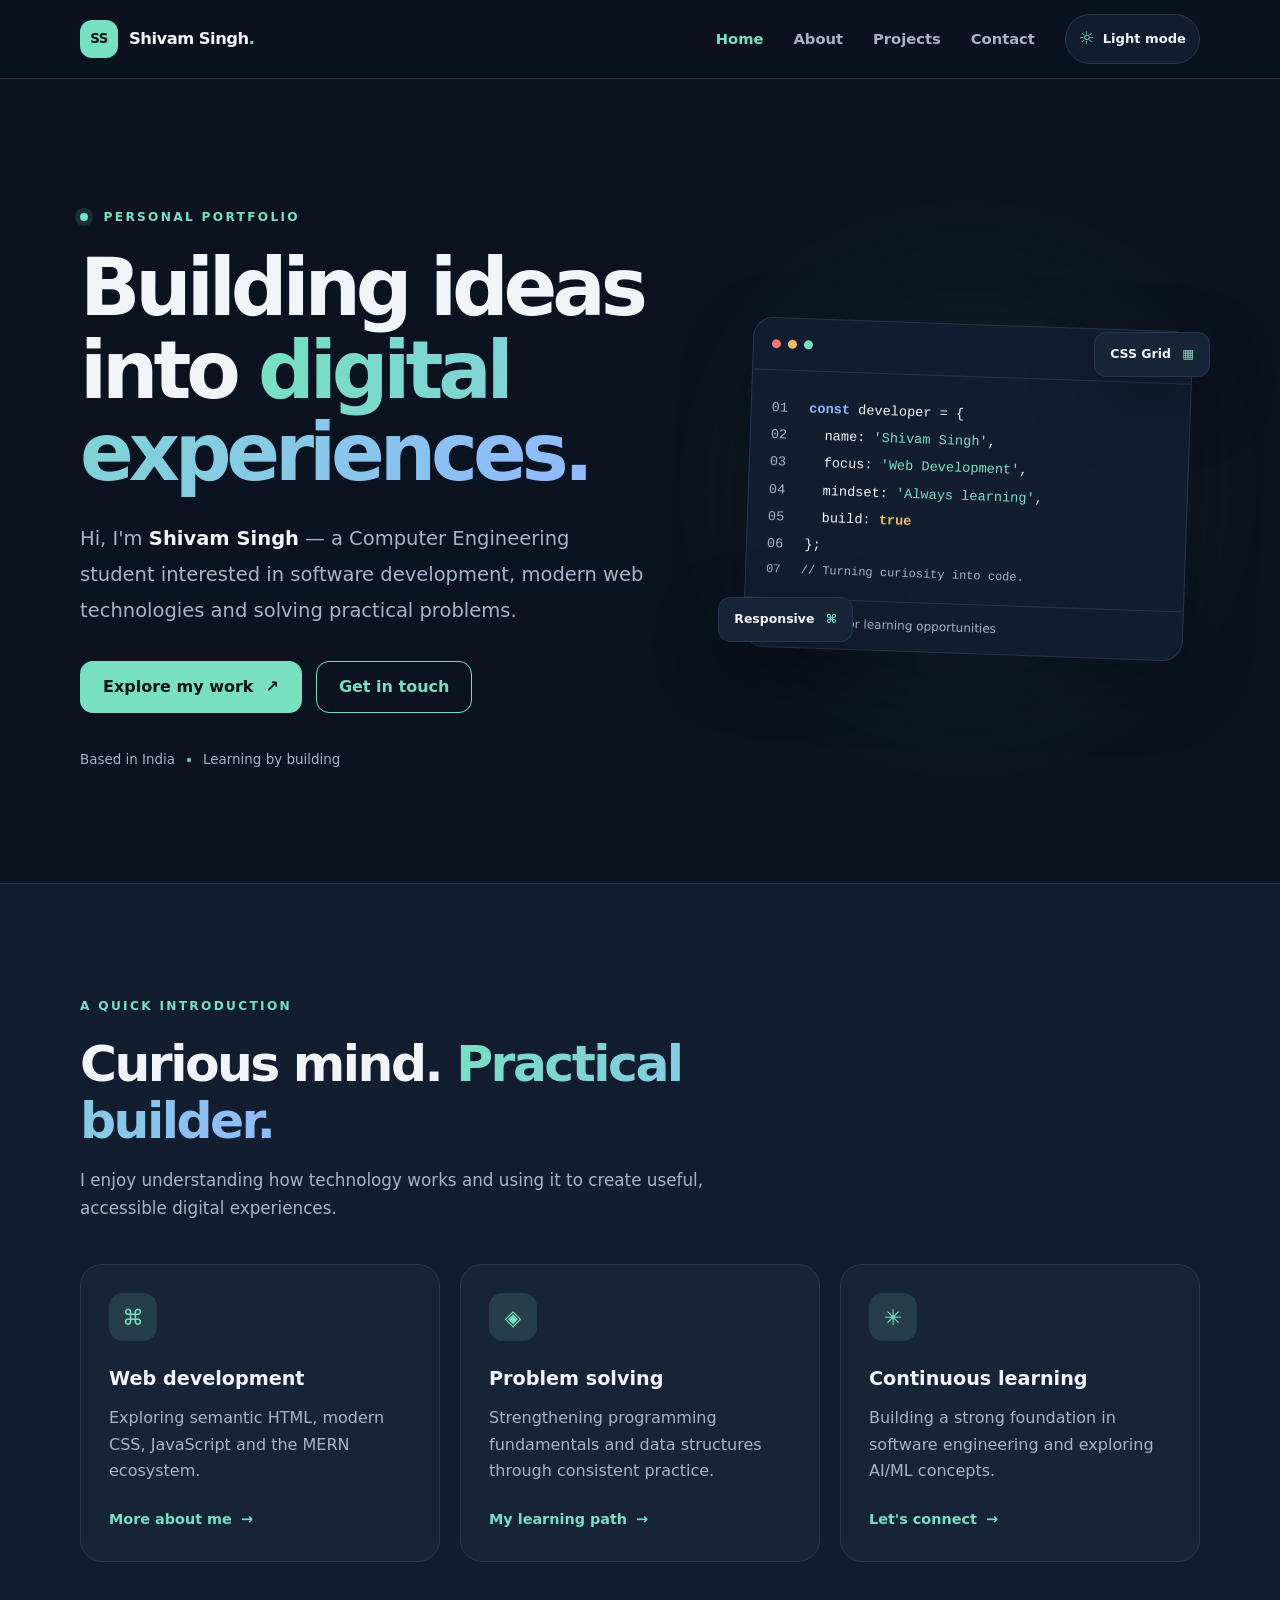
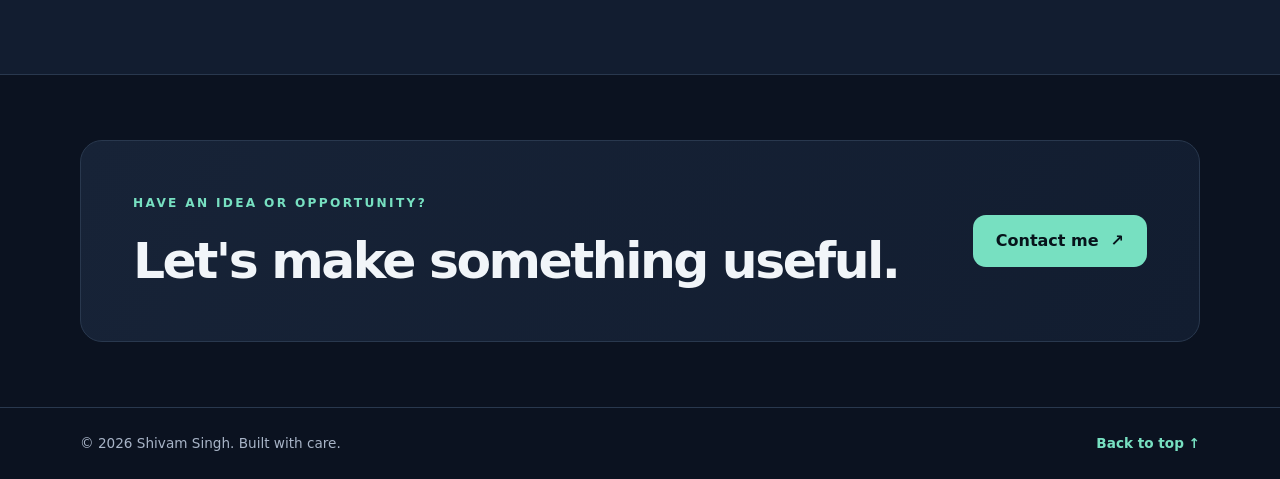
<file: index.html>
<!doctype html>
<html lang="en" data-theme="dark">
<head>
  <meta charset="utf-8">
  <meta name="viewport" content="width=device-width, initial-scale=1">
  <meta name="description" content="Shivam Singh — Computer Engineering student building thoughtful web experiences and exploring software engineering.">
  <meta name="theme-color" content="#0b1220">
  <meta property="og:type" content="website">
  <meta property="og:title" content="Shivam Singh | Portfolio">
  <meta property="og:description" content="Computer Engineering student and aspiring software engineer.">
  <title>Shivam Singh | Portfolio</title>
  <link rel="icon" href="data:image/svg+xml,%3Csvg xmlns='http://www.w3.org/2000/svg' viewBox='0 0 100 100'%3E%3Crect width='100' height='100' rx='22' fill='%230b1220'/%3E%3Ctext x='50' y='66' font-size='48' text-anchor='middle' fill='%2377e0c1' font-family='Arial'%3ESS%3C/text%3E%3C/svg%3E">
  <link rel="stylesheet" href="css/styles.css">
  <script src="js/main.js" defer></script>
</head>
<body>
  <a class="skip-link" href="#main">Skip to main content</a>
  <header class="site-header">
    <div class="container nav-wrap">
      <a class="brand" href="index.html" aria-label="Shivam Singh home"><span class="brand-mark">SS</span><span>Shivam Singh<span class="brand-dot">.</span></span></a>
      <button class="menu-toggle" type="button" aria-expanded="false" aria-controls="primary-nav" aria-label="Open navigation"><span></span><span></span><span></span></button>
      <nav class="primary-nav" id="primary-nav" aria-label="Main navigation">
        <a class="active" aria-current="page" href="index.html">Home</a><a href="about.html">About</a><a href="projects.html">Projects</a><a href="contact.html">Contact</a>
      </nav>
      <button class="theme-toggle" type="button" aria-label="Switch to light theme" title="Toggle color theme"><span class="theme-icon" aria-hidden="true">☼</span><span class="theme-label">Light mode</span></button>
    </div>
  </header>
  <main id="main">
    <section class="hero-section section-space">
      <div class="container hero-grid">
        <div class="hero-copy">
          <p class="eyebrow"><span class="status-dot"></span> PERSONAL PORTFOLIO</p>
          <h1>Building ideas<br>into <span class="gradient-text">digital experiences.</span></h1>
          <p class="hero-lead">Hi, I'm <strong>Shivam Singh</strong> — a Computer Engineering student interested in software development, modern web technologies and solving practical problems.</p>
          <div class="button-row"><a class="button button-primary" href="projects.html">Explore my work <span aria-hidden="true">↗</span></a><a class="button button-secondary" href="contact.html">Get in touch</a></div>
          <div class="hero-meta"><span>Based in India</span><span class="meta-separator"></span><span>Learning by building</span></div>
        </div>
        <div class="hero-visual" aria-label="Decorative code-inspired illustration">
          <div class="visual-glow"></div><div class="code-card">
            <div class="code-card-top"><span></span><span></span><span></span><small>developer.js</small></div>
            <div class="code-lines" aria-hidden="true"><p><i>01</i> <b>const</b> developer = {</p><p><i>02</i> &nbsp; name: <em>'Shivam Singh'</em>,</p><p><i>03</i> &nbsp; focus: <em>'Web Development'</em>,</p><p><i>04</i> &nbsp; mindset: <em>'Always learning'</em>,</p><p><i>05</i> &nbsp; build: <strong>true</strong></p><p><i>06</i> };</p><p class="code-comment"><i>07</i> // Turning curiosity into code.</p></div>
            <div class="code-card-footer"><span class="pulse"></span> Available for learning opportunities</div>
          </div>
          <div class="floating-chip chip-one">CSS Grid <span>▦</span></div><div class="floating-chip chip-two">Responsive <span>⌘</span></div>
        </div>
      </div>
    </section>
    <section class="intro-section section-space">
      <div class="container">
        <div class="section-heading"><p class="eyebrow">A QUICK INTRODUCTION</p><h2>Curious mind. <span class="gradient-text">Practical builder.</span></h2><p>I enjoy understanding how technology works and using it to create useful, accessible digital experiences.</p></div>
        <div class="feature-grid">
          <article class="feature-card"><span class="feature-icon">⌘</span><h3>Web development</h3><p>Exploring semantic HTML, modern CSS, JavaScript and the MERN ecosystem.</p><a class="text-link" href="about.html">More about me <span aria-hidden="true">→</span></a></article>
          <article class="feature-card"><span class="feature-icon">◈</span><h3>Problem solving</h3><p>Strengthening programming fundamentals and data structures through consistent practice.</p><a class="text-link" href="about.html">My learning path <span aria-hidden="true">→</span></a></article>
          <article class="feature-card"><span class="feature-icon">✳</span><h3>Continuous learning</h3><p>Building a strong foundation in software engineering and exploring AI/ML concepts.</p><a class="text-link" href="contact.html">Let's connect <span aria-hidden="true">→</span></a></article>
        </div>
      </div>
    </section>
    <section class="cta-section"><div class="container cta-panel"><div><p class="eyebrow">HAVE AN IDEA OR OPPORTUNITY?</p><h2>Let's make something useful.</h2></div><a class="button button-primary" href="contact.html">Contact me <span aria-hidden="true">↗</span></a></div></section>
  </main>
  <footer class="site-footer"><div class="container footer-inner"><p>© <span data-year>2026</span> Shivam Singh. Built with care.</p><a href="#top" class="back-top">Back to top ↑</a></div></footer>
</body>
</html>
</file>
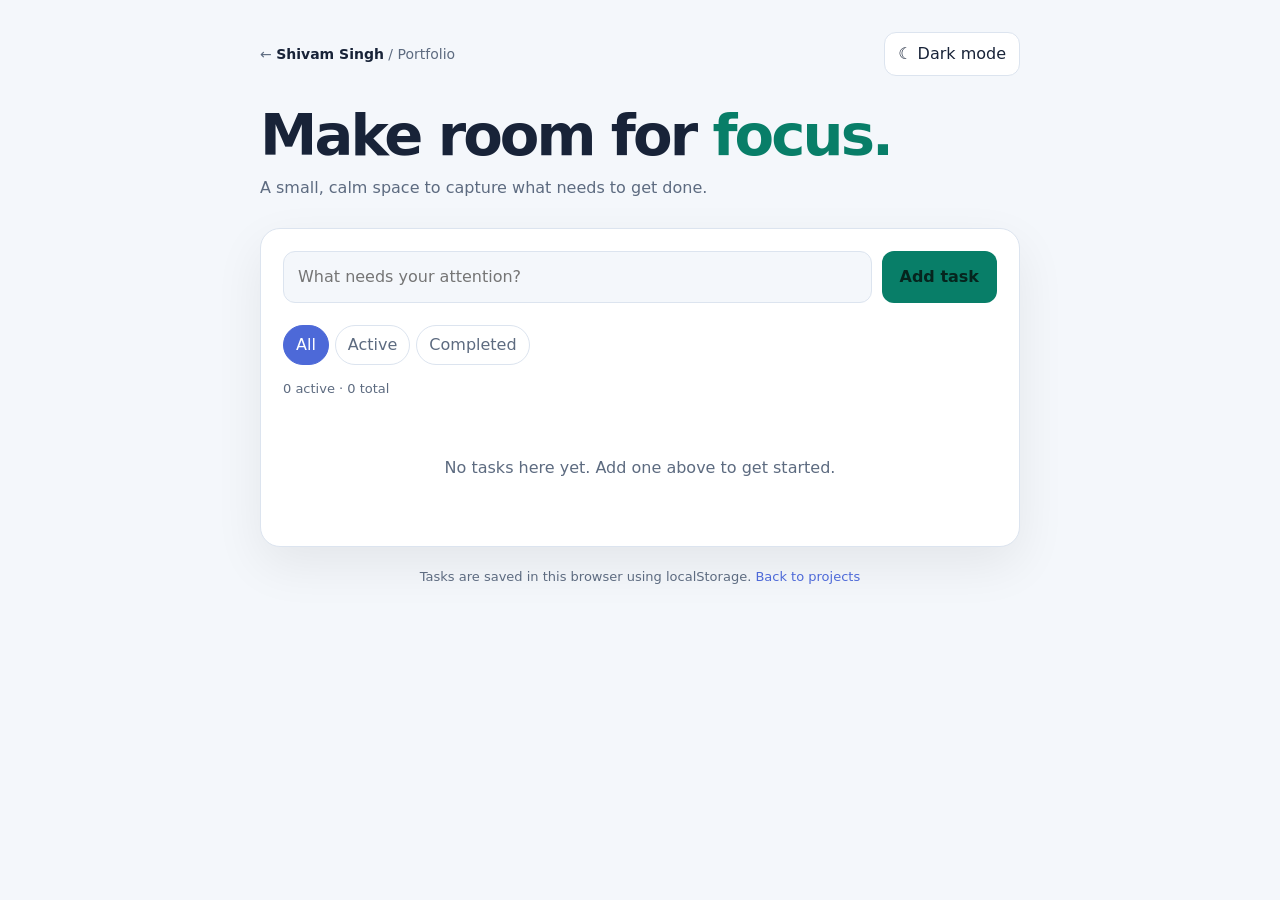
<file: todo/index.html>
<!doctype html>
<html lang="en" data-theme="dark">
<head>
  <meta charset="utf-8"><meta name="viewport" content="width=device-width, initial-scale=1">
  <meta name="description" content="FocusList — a simple task manager built with semantic HTML, CSS and JavaScript.">
  <meta name="theme-color" content="#0b1220"><title>FocusList | Shivam Singh</title>
  <link rel="stylesheet" href="css/styles.css"><script src="js/app.js" defer></script>
</head>
<body>
  <main class="app">
    <div class="top"><a class="brand" href="../index.html">← <strong>Shivam Singh</strong> / Portfolio</a><button class="theme" id="theme-toggle" type="button">☀ Light mode</button></div>
    <h1>Make room for <span style="color:var(--accent)">focus.</span></h1>
    <p class="subtitle">A small, calm space to capture what needs to get done.</p>
    <section class="panel" aria-label="Task manager">
      <form class="entry" id="task-form">
        <label for="task-input" style="position:absolute;width:1px;height:1px;padding:0;margin:-1px;overflow:hidden;clip:rect(0,0,0,0);white-space:nowrap;border:0">New task</label>
        <input id="task-input" type="text" maxlength="180" placeholder="What needs your attention?" autocomplete="off" required>
        <button class="primary" type="submit">Add task</button>
      </form>
      <div class="toolbar">
        <div class="filters" role="group" aria-label="Filter tasks">
          <button class="filter" type="button" data-filter="all" aria-pressed="true">All</button>
          <button class="filter" type="button" data-filter="active" aria-pressed="false">Active</button>
          <button class="filter" type="button" data-filter="completed" aria-pressed="false">Completed</button>
        </div>
        <button class="clear" id="clear-completed" type="button" hidden>Clear completed</button>
      </div>
      <p id="task-count" style="color:var(--muted);font-size:13px" aria-live="polite"></p>
      <ul class="list" id="task-list" aria-label="Your tasks"></ul>
      <p class="empty" id="empty-state">No tasks here yet. Add one above to get started.</p>
    </section>
    <p class="footer">Tasks are saved in this browser using localStorage. <a class="back" href="../projects.html">Back to projects</a></p>
  </main>
</body></html>
</file>
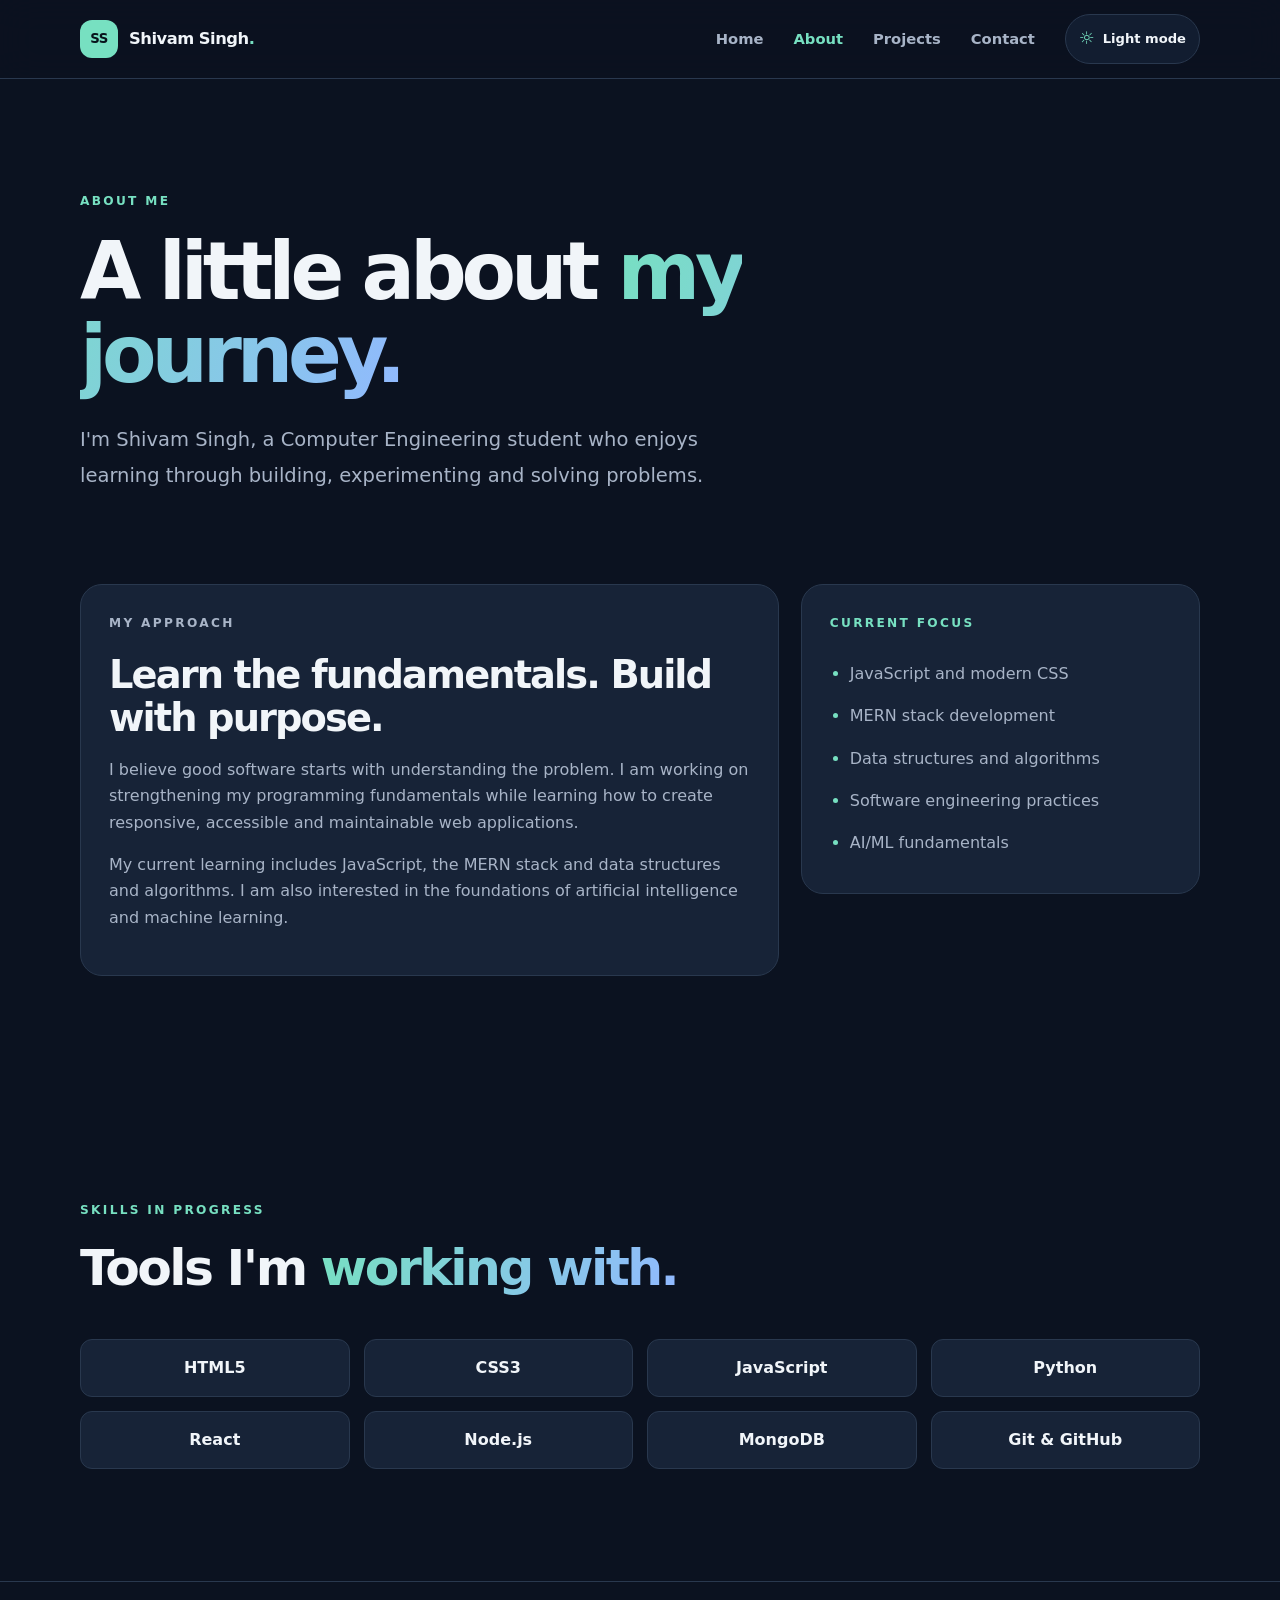
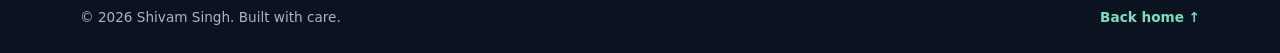
<file: about.html>
<!doctype html>
<html lang="en" data-theme="dark">
<head><meta charset="utf-8"><meta name="viewport" content="width=device-width, initial-scale=1"><meta name="description" content="Learn about Shivam Singh, a Computer Engineering student focused on web development and software engineering."><meta name="theme-color" content="#0b1220"><title>About | Shivam Singh</title><link rel="stylesheet" href="css/styles.css"><script src="js/main.js" defer></script></head>
<body><a class="skip-link" href="#main">Skip to main content</a>
<header class="site-header"><div class="container nav-wrap"><a class="brand" href="index.html" aria-label="Shivam Singh home"><span class="brand-mark">SS</span><span>Shivam Singh<span class="brand-dot">.</span></span></a><button class="menu-toggle" type="button" aria-expanded="false" aria-controls="primary-nav" aria-label="Open navigation"><span></span><span></span><span></span></button><nav class="primary-nav" id="primary-nav" aria-label="Main navigation"><a href="index.html">Home</a><a class="active" aria-current="page" href="about.html">About</a><a href="projects.html">Projects</a><a href="contact.html">Contact</a></nav><button class="theme-toggle" type="button" aria-label="Switch to light theme" title="Toggle color theme"><span class="theme-icon" aria-hidden="true">☼</span><span class="theme-label">Light mode</span></button></div></header>
<main id="main"><section class="page-hero section-space"><div class="container narrow"><p class="eyebrow">ABOUT ME</p><h1>A little about <span class="gradient-text">my journey.</span></h1><p class="hero-lead">I'm Shivam Singh, a Computer Engineering student who enjoys learning through building, experimenting and solving problems.</p></div></section>
<section class="section-space page-content"><div class="container content-grid"><article class="content-card"><p class="eyebrow">MY APPROACH</p><h2>Learn the fundamentals. Build with purpose.</h2><p>I believe good software starts with understanding the problem. I am working on strengthening my programming fundamentals while learning how to create responsive, accessible and maintainable web applications.</p><p>My current learning includes JavaScript, the MERN stack and data structures and algorithms. I am also interested in the foundations of artificial intelligence and machine learning.</p></article><aside class="info-card"><p class="eyebrow">CURRENT FOCUS</p><ul class="check-list"><li>JavaScript and modern CSS</li><li>MERN stack development</li><li>Data structures and algorithms</li><li>Software engineering practices</li><li>AI/ML fundamentals</li></ul></aside></div></section>
<section class="section-space"><div class="container"><div class="section-heading"><p class="eyebrow">SKILLS IN PROGRESS</p><h2>Tools I'm <span class="gradient-text">working with.</span></h2></div><div class="skills-grid"><span>HTML5</span><span>CSS3</span><span>JavaScript</span><span>Python</span><span>React</span><span>Node.js</span><span>MongoDB</span><span>Git & GitHub</span></div></div></section></main>
<footer class="site-footer"><div class="container footer-inner"><p>© <span data-year>2026</span> Shivam Singh. Built with care.</p><a href="index.html" class="back-top">Back home ↑</a></div></footer></body></html>
</file>
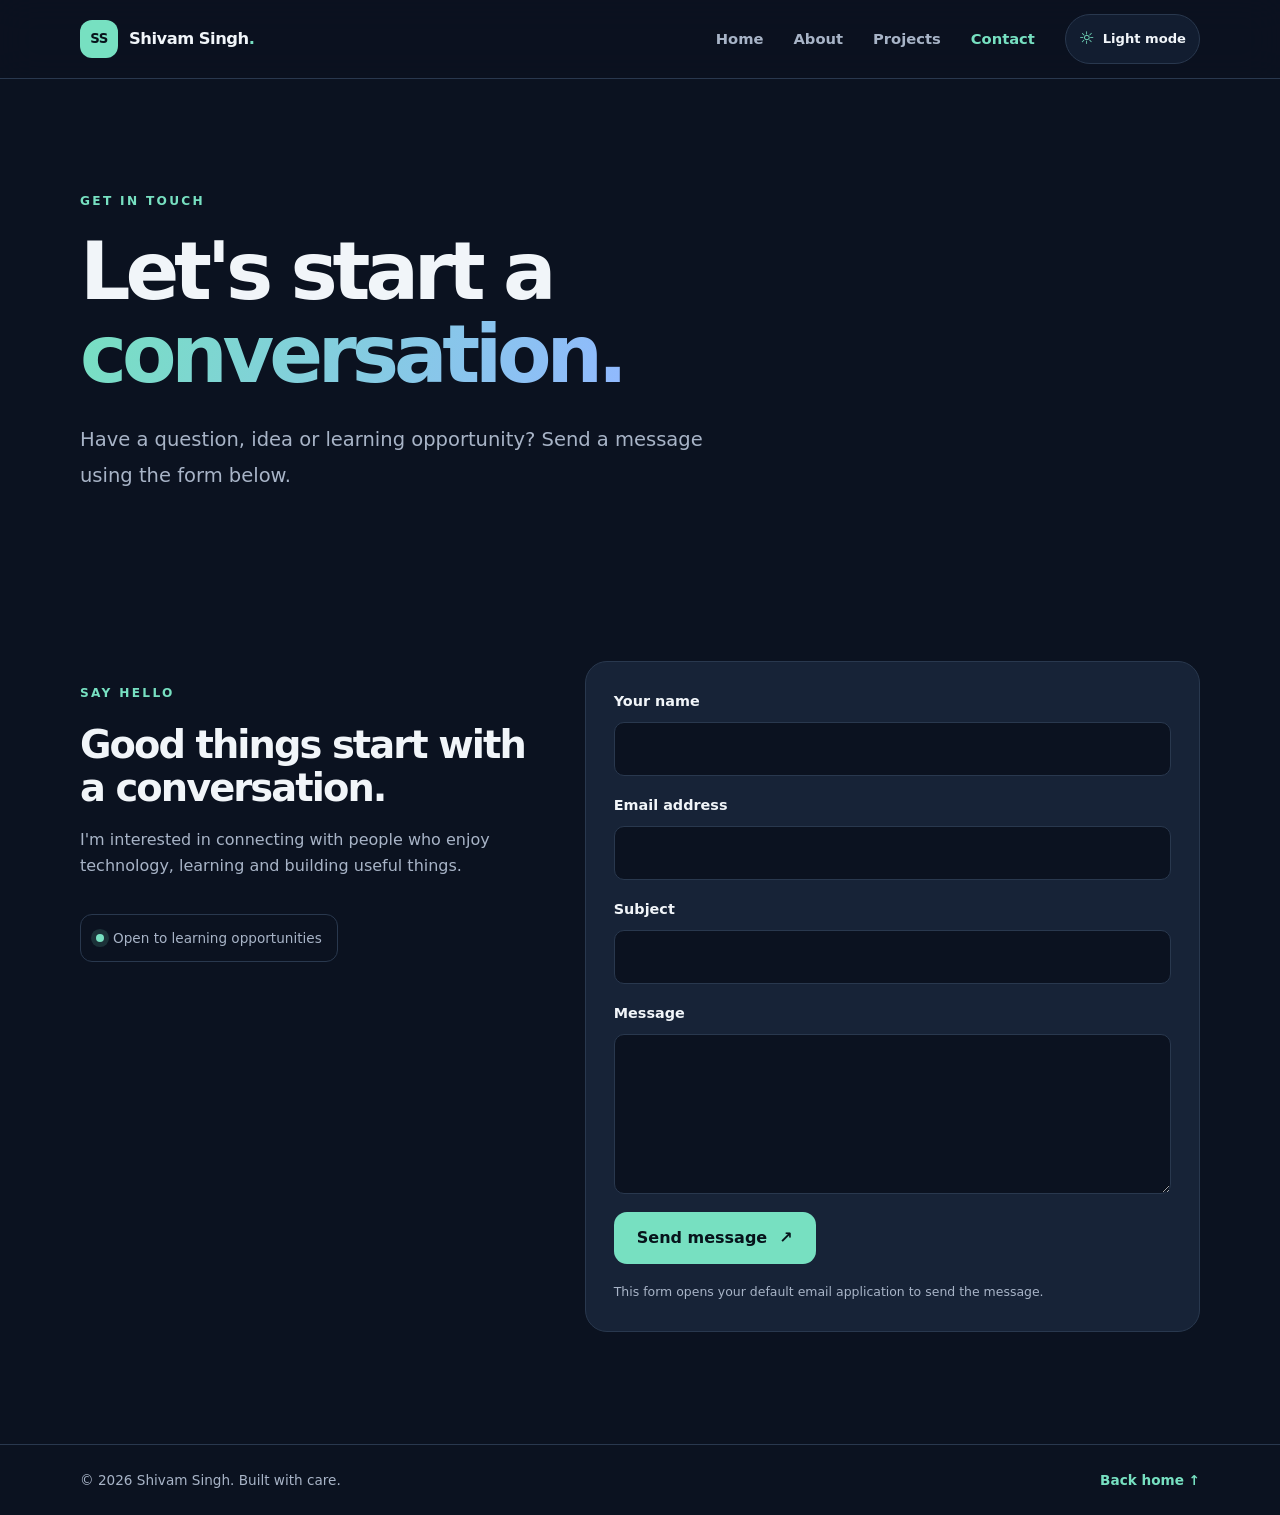
<file: contact.html>
<!doctype html>
<html lang="en" data-theme="dark">
<head><meta charset="utf-8"><meta name="viewport" content="width=device-width, initial-scale=1"><meta name="description" content="Contact Shivam Singh about collaboration, learning opportunities and development."><meta name="theme-color" content="#0b1220"><title>Contact | Shivam Singh</title><link rel="stylesheet" href="css/styles.css"><script src="js/main.js" defer></script></head>
<body><a class="skip-link" href="#main">Skip to main content</a>
<header class="site-header"><div class="container nav-wrap"><a class="brand" href="index.html" aria-label="Shivam Singh home"><span class="brand-mark">SS</span><span>Shivam Singh<span class="brand-dot">.</span></span></a><button class="menu-toggle" type="button" aria-expanded="false" aria-controls="primary-nav" aria-label="Open navigation"><span></span><span></span><span></span></button><nav class="primary-nav" id="primary-nav" aria-label="Main navigation"><a href="index.html">Home</a><a href="about.html">About</a><a href="projects.html">Projects</a><a class="active" aria-current="page" href="contact.html">Contact</a></nav><button class="theme-toggle" type="button" aria-label="Switch to light theme" title="Toggle color theme"><span class="theme-icon" aria-hidden="true">☼</span><span class="theme-label">Light mode</span></button></div></header>
<main id="main"><section class="page-hero section-space"><div class="container narrow"><p class="eyebrow">GET IN TOUCH</p><h1>Let's start a <span class="gradient-text">conversation.</span></h1><p class="hero-lead">Have a question, idea or learning opportunity? Send a message using the form below.</p></div></section>
<section class="section-space"><div class="container contact-grid"><aside class="contact-aside"><p class="eyebrow">SAY HELLO</p><h2>Good things start with a conversation.</h2><p>I'm interested in connecting with people who enjoy technology, learning and building useful things.</p><div class="contact-note"><span class="status-dot"></span> Open to learning opportunities</div></aside><form class="contact-form" action="mailto:hello@example.com" method="post" enctype="text/plain"><div class="form-field"><label for="name">Your name</label><input id="name" name="name" type="text" autocomplete="name" required></div><div class="form-field"><label for="email">Email address</label><input id="email" name="email" type="email" autocomplete="email" required></div><div class="form-field"><label for="subject">Subject</label><input id="subject" name="subject" type="text" required></div><div class="form-field"><label for="message">Message</label><textarea id="message" name="message" rows="5" required></textarea></div><button class="button button-primary" type="submit">Send message <span aria-hidden="true">↗</span></button><p class="form-help">This form opens your default email application to send the message.</p></form></div></section></main>
<footer class="site-footer"><div class="container footer-inner"><p>© <span data-year>2026</span> Shivam Singh. Built with care.</p><a href="index.html" class="back-top">Back home ↑</a></div></footer></body></html>
</file>
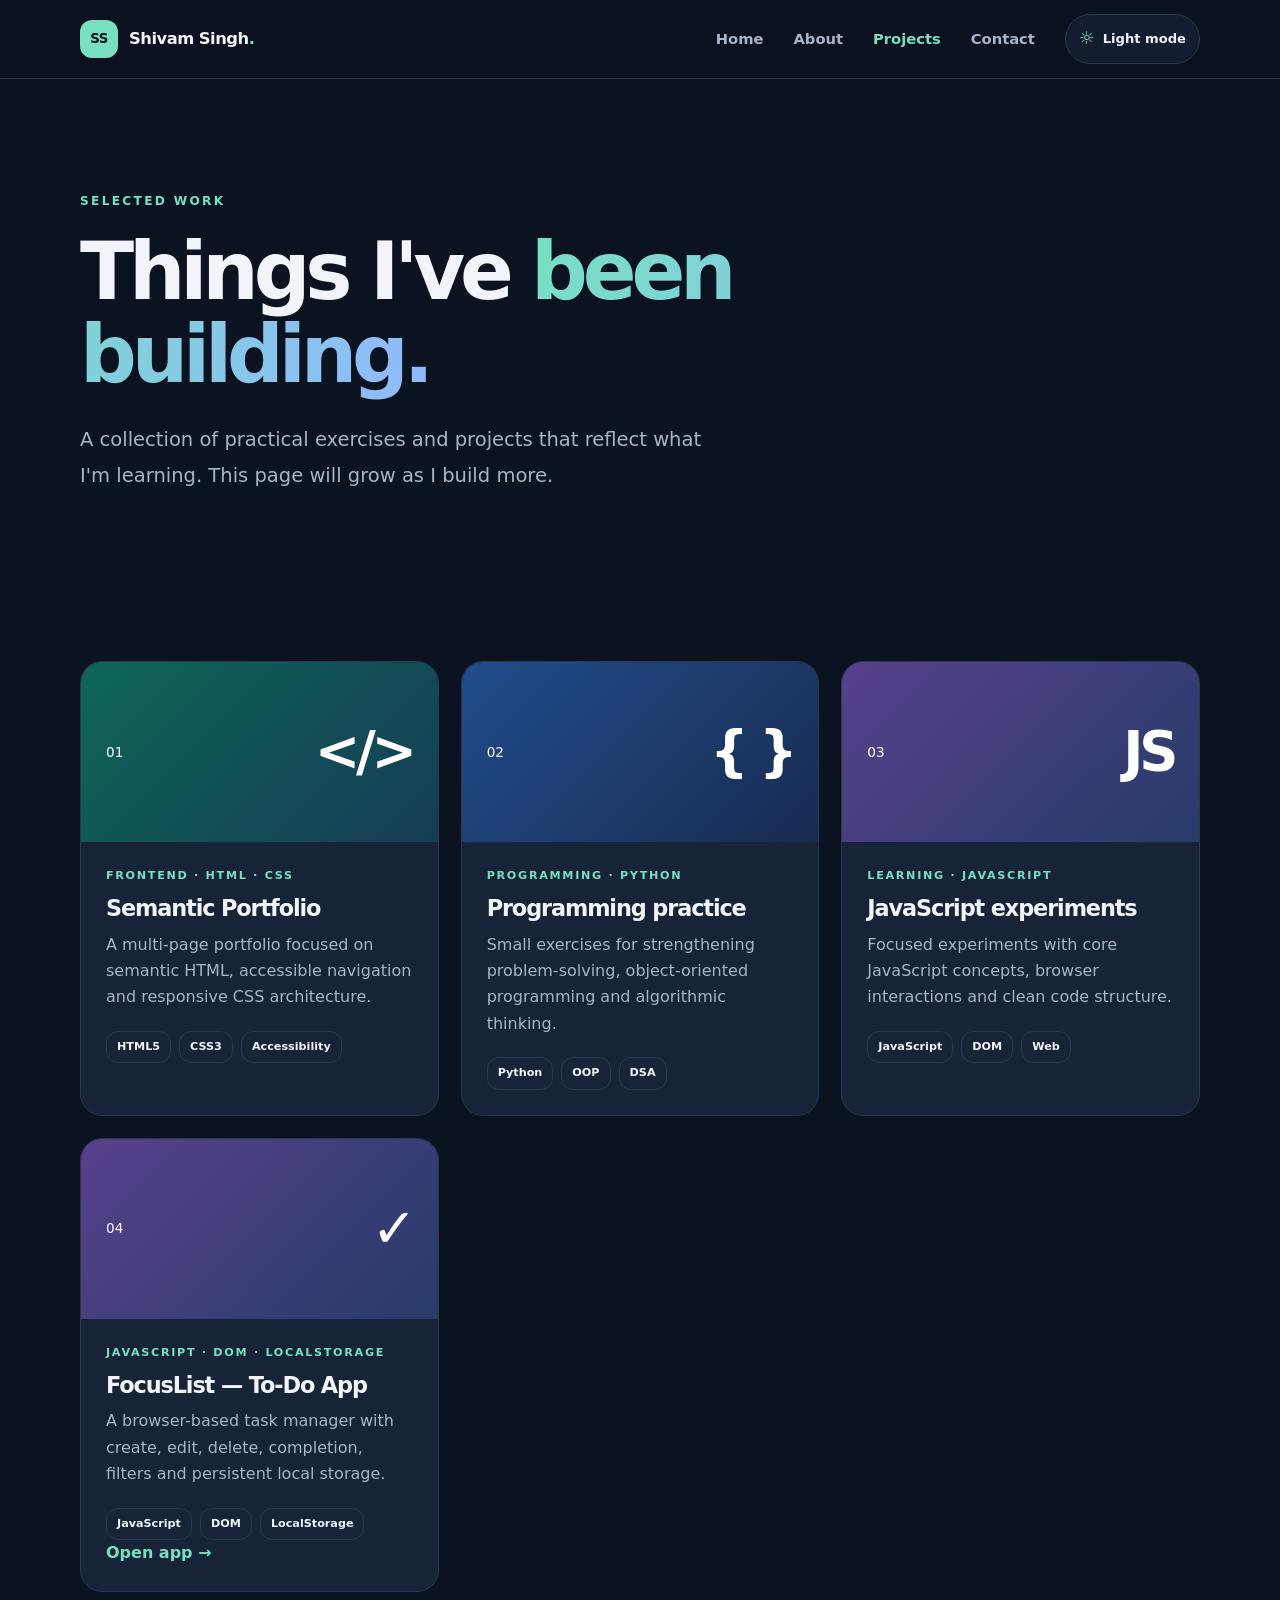
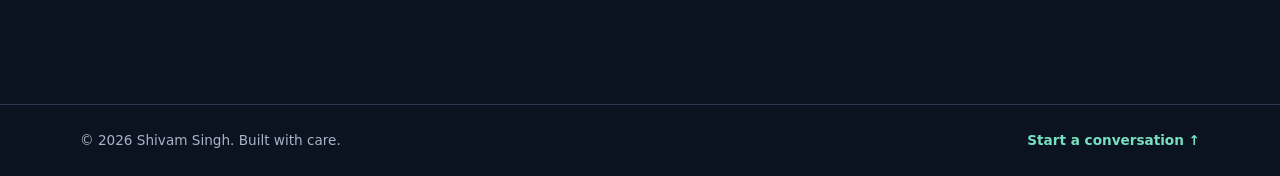
<file: projects.html>
<!doctype html>
<html lang="en" data-theme="dark">
<head><meta charset="utf-8"><meta name="viewport" content="width=device-width, initial-scale=1"><meta name="description" content="Selected learning work and development projects by Shivam Singh."><meta name="theme-color" content="#0b1220"><title>Projects | Shivam Singh</title><link rel="stylesheet" href="css/styles.css"><script src="js/main.js" defer></script></head>
<body><a class="skip-link" href="#main">Skip to main content</a>
<header class="site-header"><div class="container nav-wrap"><a class="brand" href="index.html" aria-label="Shivam Singh home"><span class="brand-mark">SS</span><span>Shivam Singh<span class="brand-dot">.</span></span></a><button class="menu-toggle" type="button" aria-expanded="false" aria-controls="primary-nav" aria-label="Open navigation"><span></span><span></span><span></span></button><nav class="primary-nav" id="primary-nav" aria-label="Main navigation"><a href="index.html">Home</a><a href="about.html">About</a><a class="active" aria-current="page" href="projects.html">Projects</a><a href="contact.html">Contact</a></nav><button class="theme-toggle" type="button" aria-label="Switch to light theme" title="Toggle color theme"><span class="theme-icon" aria-hidden="true">☼</span><span class="theme-label">Light mode</span></button></div></header>
<main id="main"><section class="page-hero section-space"><div class="container narrow"><p class="eyebrow">SELECTED WORK</p><h1>Things I've <span class="gradient-text">been building.</span></h1><p class="hero-lead">A collection of practical exercises and projects that reflect what I'm learning. This page will grow as I build more.</p></div></section>
<section class="section-space"><div class="container projects-grid"><article class="project-card"><div class="project-art art-green"><span>01</span><b>&lt;/&gt;</b></div><div class="project-body"><p class="project-type">FRONTEND · HTML · CSS</p><h2>Semantic Portfolio</h2><p>A multi-page portfolio focused on semantic HTML, accessible navigation and responsive CSS architecture.</p><div class="tag-row"><span>HTML5</span><span>CSS3</span><span>Accessibility</span></div></div></article><article class="project-card"><div class="project-art art-blue"><span>02</span><b>{ }</b></div><div class="project-body"><p class="project-type">PROGRAMMING · PYTHON</p><h2>Programming practice</h2><p>Small exercises for strengthening problem-solving, object-oriented programming and algorithmic thinking.</p><div class="tag-row"><span>Python</span><span>OOP</span><span>DSA</span></div></div></article><article class="project-card"><div class="project-art art-violet"><span>03</span><b>JS</b></div><div class="project-body"><p class="project-type">LEARNING · JAVASCRIPT</p><h2>JavaScript experiments</h2><p>Focused experiments with core JavaScript concepts, browser interactions and clean code structure.</p><div class="tag-row"><span>JavaScript</span><span>DOM</span><span>Web</span></div></div></article><article class="project-card"><a href="todo/index.html" style="color:inherit;text-decoration:none"><div class="project-art art-violet"><span>04</span><b>✓</b></div><div class="project-body"><p class="project-type">JAVASCRIPT · DOM · LOCALSTORAGE</p><h2>FocusList — To-Do App</h2><p>A browser-based task manager with create, edit, delete, completion, filters and persistent local storage.</p><div class="tag-row"><span>JavaScript</span><span>DOM</span><span>LocalStorage</span></div><span class="back-top">Open app →</span></div></a></article></div></section></main>
<footer class="site-footer"><div class="container footer-inner"><p>© <span data-year>2026</span> Shivam Singh. Built with care.</p><a href="contact.html" class="back-top">Start a conversation ↑</a></div></footer></body></html>
</file>
<file: css/styles.css>
:root{color-scheme:dark;--bg:#0b1220;--surface:#121d30;--surface-2:#172337;--text:#f1f5f9;--muted:#a8b4c7;--accent:#77e0c1;--accent-strong:#46c6a4;--border:#29384e;--shadow:0 24px 70px rgba(0,0,0,.28);--radius:22px;--container:1120px;--header:rgba(11,18,32,.82);font-family:Inter,ui-sans-serif,system-ui,-apple-system,BlinkMacSystemFont,"Segoe UI",sans-serif}html[data-theme=light]{color-scheme:light;--bg:#f5f8fb;--surface:#fff;--surface-2:#edf3f6;--text:#142033;--muted:#536276;--accent:#087f68;--accent-strong:#056b58;--border:#d9e2ea;--shadow:0 24px 70px rgba(30,50,70,.12);--header:rgba(245,248,251,.88)}*{box-sizing:border-box}html{scroll-behavior:smooth;scroll-padding-top:90px}body{margin:0;background:var(--bg);color:var(--text);line-height:1.65;transition:background .25s,color .25s}a{color:inherit;text-decoration:none}button,input,textarea{font:inherit}button,a{-webkit-tap-highlight-color:transparent}a:focus-visible,button:focus-visible,input:focus-visible,textarea:focus-visible{outline:3px solid var(--accent);outline-offset:4px}.container{width:min(var(--container),calc(100% - 40px));margin-inline:auto}.section-space{padding-block:clamp(64px,9vw,112px)}.skip-link{position:absolute;top:-60px;left:16px;z-index:100;background:var(--accent);color:#07131b;padding:10px 16px;border-radius:8px}.skip-link:focus{top:12px}.site-header{position:sticky;top:0;z-index:20;background:var(--header);backdrop-filter:blur(18px);border-bottom:1px solid var(--border)}.nav-wrap{min-height:78px;display:flex;align-items:center;gap:30px}.brand{display:inline-flex;align-items:center;gap:11px;font-weight:800;letter-spacing:-.03em;font-size:1.02rem;white-space:nowrap}.brand-mark{display:grid;place-items:center;width:38px;height:38px;border-radius:12px;background:var(--accent);color:#07131b;font-size:.83rem;font-weight:900}.brand-dot{color:var(--accent)}.primary-nav{display:flex;align-items:center;gap:30px;margin-left:auto}.primary-nav a{font-size:.92rem;color:var(--muted);font-weight:650;transition:color .2s}.primary-nav a:hover,.primary-nav a.active{color:var(--accent)}.theme-toggle{display:inline-flex;align-items:center;gap:8px;border:1px solid var(--border);background:var(--surface);color:var(--text);border-radius:999px;padding:9px 13px;cursor:pointer;font-size:.82rem;font-weight:700}.theme-icon{font-size:1.1rem;color:var(--accent)}.menu-toggle{display:none;background:none;border:0;color:var(--text);padding:8px}.menu-toggle span{display:block;width:22px;height:2px;background:currentColor;margin:5px}.hero-section{position:relative;overflow:hidden;padding-top:clamp(74px,10vw,130px)}.hero-grid{display:grid;grid-template-columns:1.1fr .9fr;align-items:center;gap:clamp(40px,7vw,90px)}.eyebrow{font-size:.76rem;letter-spacing:.19em;font-weight:850;color:var(--accent);margin:0 0 20px}.status-dot,.pulse{display:inline-block;width:8px;height:8px;border-radius:50%;background:var(--accent);margin-right:9px;box-shadow:0 0 0 5px color-mix(in srgb,var(--accent) 15%,transparent)}h1,h2,h3,p{margin-top:0}h1{font-size:clamp(2.8rem,6.2vw,5.25rem);line-height:1.04;letter-spacing:-.065em;margin-bottom:26px;max-width:760px}h2{font-size:clamp(2rem,4vw,3.15rem);line-height:1.12;letter-spacing:-.05em;margin-bottom:18px}.gradient-text{background:linear-gradient(110deg,var(--accent),#91b9ff);background-clip:text;-webkit-background-clip:text;color:transparent}.hero-lead{font-size:clamp(1.05rem,1.6vw,1.22rem);color:var(--muted);max-width:650px;line-height:1.85}.hero-lead strong{color:var(--text)}.button-row{display:flex;flex-wrap:wrap;gap:14px;margin-top:32px}.button{display:inline-flex;align-items:center;justify-content:center;gap:12px;min-height:52px;padding:0 22px;border-radius:13px;font-weight:800;border:1px solid transparent;transition:transform .2s,background .2s,border-color .2s;cursor:pointer}.button:hover{transform:translateY(-3px)}.button-primary{background:var(--accent);color:#07131b}.button-primary:hover{background:var(--accent-strong);color:#fff}.button-secondary{border-color:var(--accent);color:var(--accent);background:transparent}.hero-meta{display:flex;align-items:center;gap:12px;color:var(--muted);font-size:.84rem;margin-top:36px}.meta-separator{height:4px;width:4px;border-radius:50%;background:var(--accent)}.hero-visual{position:relative;min-height:390px;display:grid;place-items:center}.visual-glow{position:absolute;width:320px;height:320px;border-radius:50%;background:var(--accent);filter:blur(110px);opacity:.13}.code-card{position:relative;width:min(100%,440px);border:1px solid var(--border);border-radius:20px;background:var(--surface);box-shadow:var(--shadow);overflow:hidden;transform:rotate(2deg)}.code-card-top{height:52px;border-bottom:1px solid var(--border);display:flex;align-items:center;gap:7px;padding:0 18px}.code-card-top>span{width:9px;height:9px;border-radius:50%;background:#ef7777}.code-card-top>span:nth-child(2){background:#e7bd68}.code-card-top>span:nth-child(3){background:var(--accent)}.code-card-top small{margin-left:auto;color:var(--muted)}.code-lines{padding:24px 20px 16px;font-family:ui-monospace,SFMono-Regular,Consolas,monospace;font-size:clamp(.7rem,1.3vw,.85rem);line-height:2}.code-lines p{margin:0;white-space:nowrap}.code-lines i{font-style:normal;color:var(--muted);margin-right:13px}.code-lines b{color:#91b9ff}.code-lines em{font-style:normal;color:var(--accent)}.code-lines strong{color:#e7bd68}.code-comment{color:var(--muted);font-size:.75rem}.code-card-footer{border-top:1px solid var(--border);padding:14px 20px;color:var(--muted);font-size:.75rem}.floating-chip{position:absolute;padding:11px 15px;border:1px solid var(--border);border-radius:12px;background:var(--surface-2);box-shadow:var(--shadow);font-size:.78rem;font-weight:800}.floating-chip span{color:var(--accent);margin-left:7px}.chip-one{top:38px;right:-10px}.chip-two{bottom:42px;left:-18px}.intro-section{background:var(--surface);border-block:1px solid var(--border)}.section-heading{max-width:700px;margin-bottom:42px}.section-heading>p:last-child{color:var(--muted);font-size:1.05rem}.feature-grid{display:grid;grid-template-columns:repeat(3,1fr);gap:20px}.feature-card,.content-card,.info-card,.project-card,.contact-form{background:var(--surface-2);border:1px solid var(--border);border-radius:var(--radius);padding:28px}.feature-icon{display:grid;place-items:center;width:48px;height:48px;border-radius:14px;background:color-mix(in srgb,var(--accent) 14%,transparent);color:var(--accent);font-size:1.35rem;margin-bottom:22px}.feature-card h3{font-size:1.2rem;margin-bottom:10px}.feature-card p,.content-card p,.info-card li,.project-body>p:not(.project-type),.contact-aside>p:not(.eyebrow){color:var(--muted)}.text-link{display:inline-flex;gap:9px;color:var(--accent);font-weight:800;font-size:.9rem;margin-top:8px}.cta-section{padding-block:65px}.cta-panel{display:flex;justify-content:space-between;align-items:center;gap:24px;padding:clamp(28px,5vw,52px);border:1px solid var(--border);border-radius:var(--radius);background:linear-gradient(120deg,var(--surface-2),var(--surface))}.cta-panel h2{margin:0}.site-footer{border-top:1px solid var(--border);padding:24px 0;color:var(--muted);font-size:.85rem}.footer-inner{display:flex;justify-content:space-between;align-items:center;gap:20px}.footer-inner p{margin:0}.back-top{color:var(--accent);font-weight:750}.page-hero{padding-bottom:35px}.narrow{max-width:var(--container)}.page-hero h1{max-width:850px}.page-content{padding-top:35px}.content-grid{display:grid;grid-template-columns:1.4fr .8fr;gap:22px;align-items:start}.content-card h2,.contact-aside h2{font-size:clamp(1.7rem,3vw,2.5rem)}.check-list{padding-left:20px;margin:0}.check-list li{padding:8px 0}.check-list li::marker{color:var(--accent)}.skills-grid{display:grid;grid-template-columns:repeat(4,1fr);gap:14px}.skills-grid span,.tag-row span{border:1px solid var(--border);border-radius:12px;background:var(--surface-2);padding:15px;text-align:center;font-weight:750;color:var(--text)}.projects-grid{display:grid;grid-template-columns:repeat(3,1fr);gap:22px}.project-card{padding:0;overflow:hidden}.project-art{height:180px;display:flex;align-items:center;justify-content:space-between;padding:25px;font-size:.85rem;color:#fff}.project-art b{font-size:3.4rem;letter-spacing:-.08em}.art-green{background:linear-gradient(135deg,#0d6657,#163c55)}.art-blue{background:linear-gradient(135deg,#214d8c,#182b50)}.art-violet{background:linear-gradient(135deg,#58408c,#263c69)}.project-body{padding:25px}.project-type{font-size:.7rem;letter-spacing:.15em;color:var(--accent);font-weight:850}.project-body h2{font-size:1.4rem;margin-bottom:10px}.tag-row{display:flex;flex-wrap:wrap;gap:8px;margin-top:20px}.tag-row span{font-size:.7rem;padding:6px 10px}.contact-grid{display:grid;grid-template-columns:.85fr 1.15fr;gap:50px;align-items:start}.contact-aside{padding-top:22px}.contact-note{display:inline-flex;align-items:center;margin-top:18px;padding:12px 15px;border:1px solid var(--border);border-radius:12px;color:var(--muted);font-size:.85rem}.contact-form{display:grid;gap:18px}.form-field{display:grid;gap:8px}.form-field label{font-weight:750;font-size:.9rem}.form-field input,.form-field textarea{width:100%;padding:13px 14px;border-radius:10px;border:1px solid var(--border);background:var(--bg);color:var(--text)}.form-field textarea{resize:vertical}.form-help{font-size:.78rem;color:var(--muted);margin:0}.contact-form .button{justify-self:start}
@media(max-width:900px){.hero-grid{grid-template-columns:1fr .85fr;gap:25px}.hero-visual{min-height:330px}.feature-grid,.projects-grid{grid-template-columns:repeat(2,1fr)}.projects-grid .project-card:last-child{grid-column:1/-1}.skills-grid{grid-template-columns:repeat(3,1fr)}}
@media(max-width:680px){.container{width:min(100% - 32px,var(--container))}.nav-wrap{min-height:68px;gap:12px}.brand{font-size:.92rem}.brand-mark{width:34px;height:34px}.menu-toggle{display:block;margin-left:auto;order:2}.theme-toggle{order:3;padding:8px 10px}.theme-label{display:none}.primary-nav{display:none;position:absolute;top:calc(100% + 1px);left:0;right:0;margin:0;padding:18px 24px 22px;background:var(--surface);border-bottom:1px solid var(--border);box-shadow:var(--shadow);flex-direction:column;align-items:stretch;gap:0}.primary-nav.is-open{display:flex}.primary-nav a{padding:12px 0;border-bottom:1px solid var(--border)}.primary-nav a:last-child{border:0}.hero-section{padding-top:65px}.hero-grid{grid-template-columns:1fr}.hero-visual{min-height:300px;margin-top:10px}.code-card{width:min(100%,430px)}.chip-one{right:0}.chip-two{left:0}.feature-grid,.projects-grid,.content-grid,.contact-grid{grid-template-columns:1fr}.projects-grid .project-card:last-child{grid-column:auto}.feature-card,.content-card,.info-card,.project-body,.contact-form{padding:23px}.cta-panel{align-items:flex-start;flex-direction:column}.skills-grid{grid-template-columns:repeat(2,1fr)}.footer-inner{align-items:flex-start;flex-direction:column}.page-hero{padding-top:70px}}
@media(prefers-reduced-motion:reduce){*,*::before,*::after{scroll-behavior:auto!important;transition:none!important;animation:none!important}}
</file>
<file: todo/css/styles.css>
:root{color-scheme:dark;--bg:#0b1220;--panel:#121d30;--text:#edf3ff;--muted:#9aabc4;--line:#263650;--accent:#77e0c3;--accent2:#8ba8ff;--danger:#ff8292}
[data-theme="light"]{color-scheme:light;--bg:#f4f7fb;--panel:#fff;--text:#182338;--muted:#5d6b80;--line:#dce4ef;--accent:#087e68;--accent2:#4d69d8;--danger:#c8324a}
*{box-sizing:border-box}body{margin:0;background:var(--bg);color:var(--text);font:16px/1.5 Inter,system-ui,-apple-system,Segoe UI,sans-serif;min-height:100vh;padding:32px 18px}
button,input{font:inherit}.app{width:min(760px,100%);margin:0 auto}.top{display:flex;align-items:center;justify-content:space-between;gap:16px;margin-bottom:30px}.brand{font-size:14px;color:var(--muted);text-decoration:none}.brand strong{color:var(--text)}.theme{border:1px solid var(--line);background:var(--panel);color:var(--text);padding:9px 13px;border-radius:12px;cursor:pointer}
h1{font-size:clamp(2.2rem,7vw,3.6rem);line-height:1.05;letter-spacing:-.05em;margin:0 0 10px}.subtitle{color:var(--muted);margin:0 0 28px}
.panel{background:var(--panel);border:1px solid var(--line);border-radius:20px;padding:22px;box-shadow:0 18px 50px #00000012}.entry{display:flex;gap:10px}.entry input{flex:1;min-width:0;background:var(--bg);border:1px solid var(--line);border-radius:12px;padding:13px 14px;color:var(--text);outline-offset:3px}.primary{border:0;border-radius:12px;padding:12px 18px;background:var(--accent);color:#06251e;font-weight:750;cursor:pointer}.primary:hover{filter:brightness(1.06)}
.toolbar{display:flex;align-items:center;justify-content:space-between;gap:12px;flex-wrap:wrap;margin:22px 0 14px}.filters{display:flex;gap:6px;flex-wrap:wrap}.filter,.clear{border:1px solid var(--line);background:transparent;color:var(--muted);border-radius:999px;padding:7px 12px;cursor:pointer}.filter[aria-pressed="true"]{background:var(--accent2);border-color:var(--accent2);color:white}.clear{color:var(--danger)}
.list{list-style:none;margin:0;padding:0;display:grid;gap:9px}.task{display:flex;align-items:center;gap:11px;padding:13px;border:1px solid var(--line);border-radius:13px}.task input[type=checkbox]{width:18px;height:18px;accent-color:var(--accent);flex:none}.task-text{flex:1;min-width:0;overflow-wrap:anywhere}.task.done .task-text{text-decoration:line-through;color:var(--muted)}.actions{display:flex;gap:6px}.icon-btn{border:1px solid var(--line);background:transparent;color:var(--muted);border-radius:9px;padding:6px 9px;cursor:pointer}.icon-btn:hover{color:var(--text);border-color:var(--accent2)}.empty{text-align:center;color:var(--muted);padding:28px 8px}.footer{color:var(--muted);font-size:13px;text-align:center;margin:20px 0}.back{color:var(--accent2);text-decoration:none}
@media(max-width:520px){body{padding:22px 13px}.panel{padding:16px}.entry{flex-direction:column}.entry .primary{width:100%}.task{align-items:flex-start}.actions{flex-direction:column}}
@media(prefers-reduced-motion:no-preference){button{transition:background .15s ease,border-color .15s ease,filter .15s ease}}
</file>
